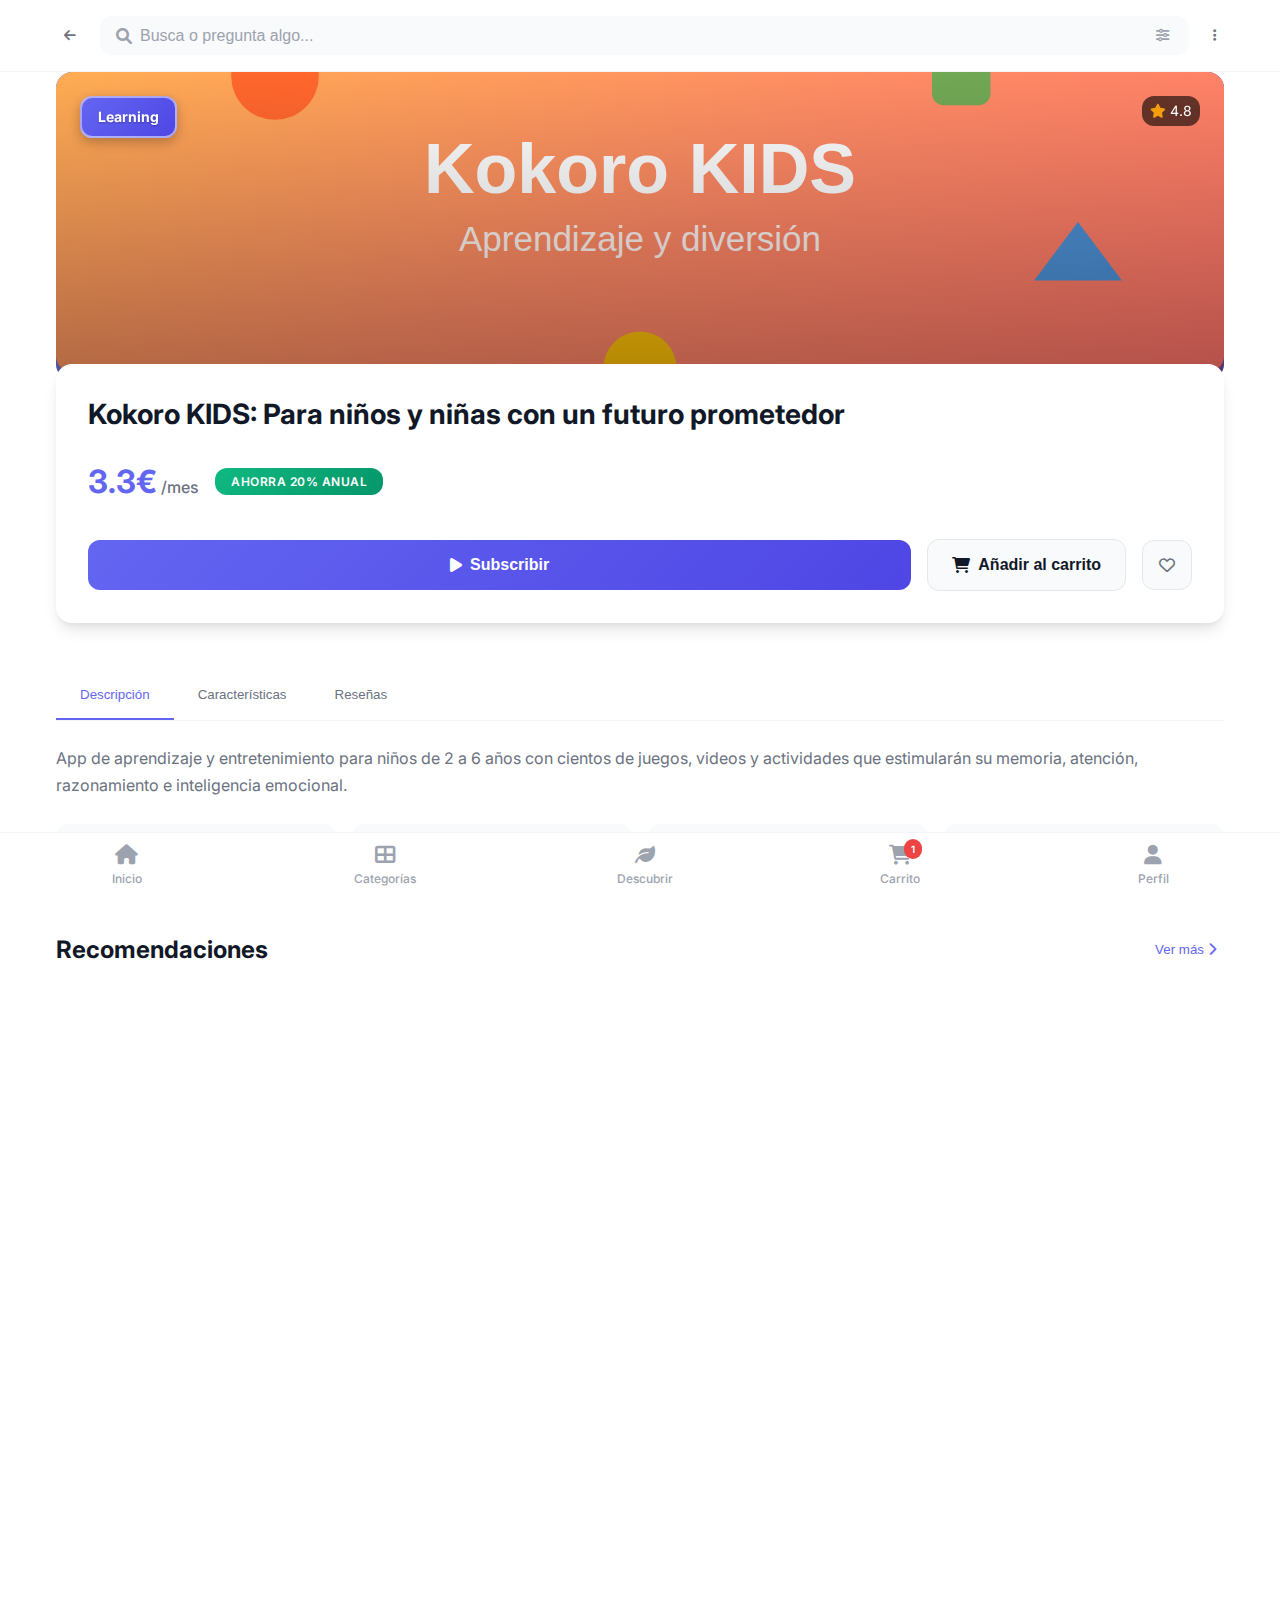
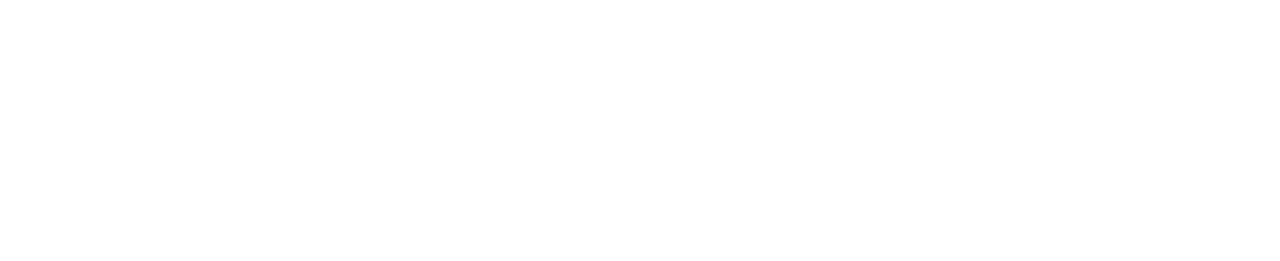
<file: index.html>
<!DOCTYPE html>
<html lang="es">
<head>
    <meta charset="UTF-8">
    <meta name="viewport" content="width=device-width, initial-scale=1.0">
    <title>Kokoro KIDS - Detalles del Contenido</title>
    <link rel="icon" type="image/svg+xml" href="favicon.svg">
    <link rel="stylesheet" href="styles.css">
    <link href="https://fonts.googleapis.com/css2?family=Inter:wght@300;400;500;600;700&display=swap" rel="stylesheet">
    <link rel="stylesheet" href="https://cdnjs.cloudflare.com/ajax/libs/font-awesome/6.0.0/css/all.min.css">
</head>
<body>
    <!-- Header Navigation -->
    <header class="header">
        <div class="container">
            <button class="back-btn" onclick="goBack()">
                <i class="fas fa-arrow-left"></i>
            </button>
            <div class="search-container">
                <i class="fas fa-search search-icon"></i>
                <input type="text" placeholder="Busca o pregunta algo..." class="search-input">
                <button class="filter-btn">
                    <i class="fas fa-sliders-h"></i>
                </button>
            </div>
            <button class="menu-btn">
                <i class="fas fa-ellipsis-v"></i>
            </button>
        </div>
    </header>

    <!-- Main Content -->
    <main class="main-content">
        <div class="container">
            <!-- Hero Section -->
            <section class="hero-section">
                <div class="hero-image-container">
                    <img src="images/kokoro-kids.svg" alt="Kokoro KIDS" class="hero-image">
                    <div class="hero-overlay">
                        <div class="content-badge">
                            <span class="category-tag">Learning</span>
                            <div class="rating">
                                <i class="fas fa-star"></i>
                                <span>4.8</span>
                            </div>
                        </div>
                    </div>
                </div>
                
                <div class="hero-content">
                    <h1 class="content-title">Kokoro KIDS: Para niños y niñas con un futuro prometedor</h1>
                    
                    <div class="pricing-section">
                        <div class="price-container">
                            <span class="price">3.3€</span>
                            <span class="price-period">/mes</span>
                        </div>
                        <div class="savings-badge">
                            <span>Ahorra 20% anual</span>
                        </div>
                    </div>

                    <div class="cta-buttons">
                        <button class="btn-primary subscribe-btn">
                            <i class="fas fa-play"></i>
                            Subscribir
                        </button>
                        <button class="btn-secondary cart-btn">
                            <i class="fas fa-shopping-cart"></i>
                            Añadir al carrito
                        </button>
                        <button class="btn-icon wishlist-btn">
                            <i class="far fa-heart"></i>
                        </button>
                    </div>
                </div>
            </section>

            <!-- Content Details -->
            <section class="content-details">
                <div class="details-tabs">
                    <button class="tab-btn active" data-tab="overview">Descripción</button>
                    <button class="tab-btn" data-tab="features">Características</button>
                    <button class="tab-btn" data-tab="reviews">Reseñas</button>
                </div>

                <div class="tab-content active" id="overview">
                    <div class="description">
                        <p>App de aprendizaje y entretenimiento para niños de 2 a 6 años con cientos de juegos, videos y actividades que estimularán su memoria, atención, razonamiento e inteligencia emocional.</p>
                        
                        <div class="features-grid">
                            <div class="feature-item">
                                <i class="fas fa-brain"></i>
                                <span>Desarrollo cognitivo</span>
                            </div>
                            <div class="feature-item">
                                <i class="fas fa-gamepad"></i>
                                <span>Juegos interactivos</span>
                            </div>
                            <div class="feature-item">
                                <i class="fas fa-video"></i>
                                <span>Videos educativos</span>
                            </div>
                            <div class="feature-item">
                                <i class="fas fa-child"></i>
                                <span>Edad 2-6 años</span>
                            </div>
                        </div>
                    </div>
                </div>

                <div class="tab-content" id="features">
                    <div class="features-list">
                        <div class="feature-detail">
                            <h3>Contenido Educativo</h3>
                            <p>Más de 100 actividades diseñadas por expertos en desarrollo infantil</p>
                        </div>
                        <div class="feature-detail">
                            <h3>Progreso Personalizado</h3>
                            <p>Seguimiento del desarrollo y adaptación al ritmo de cada niño</p>
                        </div>
                        <div class="feature-detail">
                            <h3>Modo Offline</h3>
                            <p>Acceso a contenido descargado sin necesidad de conexión</p>
                        </div>
                    </div>
                </div>

                <div class="tab-content" id="reviews">
                    <div class="reviews-summary">
                        <div class="rating-overview">
                            <span class="rating-score">4.8</span>
                            <div class="stars">
                                <i class="fas fa-star"></i>
                                <i class="fas fa-star"></i>
                                <i class="fas fa-star"></i>
                                <i class="fas fa-star"></i>
                                <i class="fas fa-star"></i>
                            </div>
                            <span class="review-count">1,234 reseñas</span>
                        </div>
                    </div>
                </div>
            </section>

            <!-- Recommendations Section -->
            <section class="recommendations">
                <div class="section-header">
                    <h2>Recomendaciones</h2>
                    <button class="see-more-btn">
                        Ver más
                        <i class="fas fa-chevron-right"></i>
                    </button>
                </div>

                <div class="recommendations-grid">
                    <div class="recommendation-card">
                        <div class="card-image">
                            <img src="images/24symbols.svg" alt="24symbols">
                            <div class="card-overlay">
                                <button class="play-btn">
                                    <i class="fas fa-play"></i>
                                </button>
                            </div>
                        </div>
                        <div class="card-content">
                            <h3>24symbols</h3>
                            <p>Lee cuando quieras, donde quieras y como quieras</p>
                            <div class="card-price">2.99€/mes</div>
                        </div>
                    </div>

                    <div class="recommendation-card">
                        <div class="card-image">
                            <img src="images/kokoro-kids.svg" alt="Kokoro KIDS Premium">
                            <div class="card-overlay">
                                <button class="play-btn">
                                    <i class="fas fa-play"></i>
                                </button>
                            </div>
                        </div>
                        <div class="card-content">
                            <h3>Kokoro KIDS Premium</h3>
                            <p>Para niños y niñas con un futuro prometedor</p>
                            <div class="card-price">5.99€/mes</div>
                        </div>
                    </div>

                    <div class="recommendation-card">
                        <div class="card-image">
                            <img src="images/tv-shows.svg" alt="Televisión Consciente">
                            <div class="card-overlay">
                                <button class="play-btn">
                                    <i class="fas fa-play"></i>
                                </button>
                            </div>
                        </div>
                        <div class="card-content">
                            <h3>Televisión Consciente</h3>
                            <p>Contenidos esenciales para tu bienestar</p>
                            <div class="card-price">4.99€/mes</div>
                        </div>
                    </div>

                    <div class="recommendation-card">
                        <div class="card-image">
                            <img src="images/supergame.svg" alt="Superjuegos">
                            <div class="card-overlay">
                                <button class="play-btn">
                                    <i class="fas fa-play"></i>
                                </button>
                            </div>
                        </div>
                        <div class="card-content">
                            <h3>Superjuegos</h3>
                            <p>Juegos Casual en modo scroll infinito</p>
                            <div class="card-price">1.99€/mes</div>
                        </div>
                    </div>
                </div>
            </section>
        </div>
    </main>

    <!-- Bottom Navigation (Mobile) -->
    <nav class="bottom-nav">
        <a href="#" class="nav-item">
            <i class="fas fa-home"></i>
            <span>Inicio</span>
        </a>
        <a href="#" class="nav-item">
            <i class="fas fa-th-large"></i>
            <span>Categorías</span>
        </a>
        <a href="#" class="nav-item">
            <i class="fas fa-leaf"></i>
            <span>Descubrir</span>
        </a>
        <a href="#" class="nav-item">
            <i class="fas fa-shopping-cart"></i>
            <span>Carrito</span>
            <div class="cart-badge">1</div>
        </a>
        <a href="#" class="nav-item">
            <i class="fas fa-user"></i>
            <span>Perfil</span>
        </a>
    </nav>

    <script src="script.js"></script>
</body>
</html>
</file>
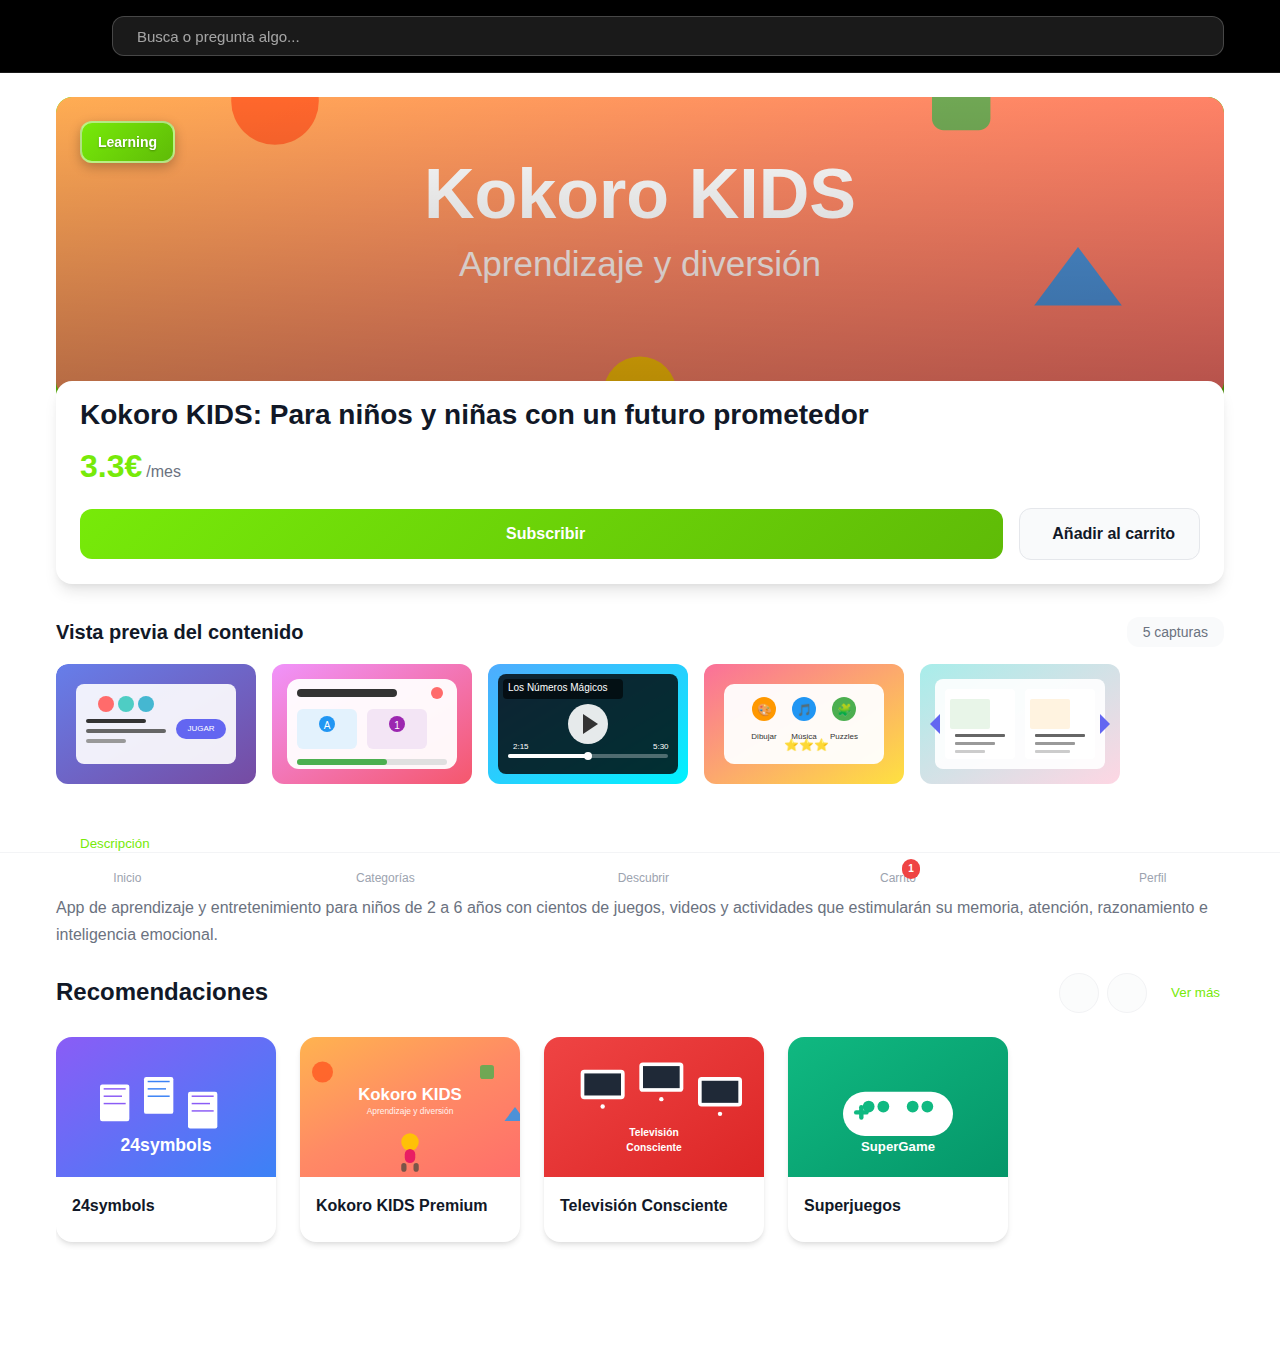
<file: index-standalone.html>
<!DOCTYPE html>
<html lang="es">
<head>
    <meta charset="UTF-8">
    <meta name="viewport" content="width=device-width, initial-scale=1.0">
    <title>Kokoro KIDS - Detalles del Contenido</title>
    <link rel="icon" type="image/svg+xml" href="favicon.svg">
    <link href="https://fonts.googleapis.com/css2?family=Inter:wght@300;400;500;600;700&display=swap" rel="stylesheet">
    <link rel="stylesheet" href="https://cdnjs.cloudflare.com/ajax/libs/font-awesome/6.0.0/css/all.min.css">
    <style>
        :root {
            --primary-color: rgb(119, 234, 9);
            --primary-dark: rgb(95, 187, 7);
            --secondary-color: #f59e0b;
            --success-color: #10b981;
            --error-color: #ef4444;
            --warning-color: #f59e0b;
            --text-primary: #111827;
            --text-secondary: #6b7280;
            --text-muted: #9ca3af;
            --bg-primary: #ffffff;
            --bg-secondary: #f9fafb;
            --bg-tertiary: #f3f4f6;
            --border-color: #e5e7eb;
            --border-light: #f3f4f6;
            --shadow-sm: 0 1px 2px 0 rgba(0, 0, 0, 0.05);
            --shadow-md: 0 4px 6px -1px rgba(0, 0, 0, 0.1), 0 2px 4px -1px rgba(0, 0, 0, 0.06);
            --shadow-lg: 0 10px 15px -3px rgba(0, 0, 0, 0.1), 0 4px 6px -2px rgba(0, 0, 0, 0.05);
            --shadow-xl: 0 20px 25px -5px rgba(0, 0, 0, 0.1), 0 10px 10px -5px rgba(0, 0, 0, 0.04);
            --radius-sm: 4px;
            --radius-md: 8px;
            --radius-lg: 12px;
            --radius-xl: 16px;
            --spacing-xs: 4px;
            --spacing-sm: 8px;
            --spacing-md: 16px;
            --spacing-lg: 24px;
            --spacing-xl: 32px;
            --spacing-2xl: 48px;
        }

        * {
            margin: 0;
            padding: 0;
            box-sizing: border-box;
        }

        body {
            font-family: 'Inter', -apple-system, BlinkMacSystemFont, 'Segoe UI', Roboto, sans-serif;
            line-height: 1.6;
            color: var(--text-primary);
            background-color: var(--bg-primary);
            overflow-x: hidden;
        }

        .container {
            max-width: 1200px;
            margin: 0 auto;
            padding: 0 var(--spacing-md);
        }

        /* Header */
        .header {
            position: sticky;
            top: 0;
            background: #000000;
            backdrop-filter: blur(10px);
            border-bottom: 1px solid rgba(255, 255, 255, 0.1);
            z-index: 100;
            padding: var(--spacing-md) 0;
        }

        .header .container {
            display: flex;
            align-items: center;
            gap: var(--spacing-md);
        }

        .back-btn {
            background: none;
            border: none;
            padding: var(--spacing-sm);
            border-radius: var(--radius-md);
            cursor: pointer;
            transition: all 0.2s ease;
            color: white;
            display: flex;
            align-items: center;
            justify-content: center;
            min-width: 40px;
            height: 40px;
            flex-shrink: 0;
        }

        .back-btn:hover {
            background: rgba(255, 255, 255, 0.1);
        }

        .back-btn i {
            font-size: 16px;
        }

        .search-container {
            flex: 1;
            position: relative;
            display: flex;
            align-items: center;
            background: rgba(255, 255, 255, 0.1);
            border: 1px solid rgba(255, 255, 255, 0.2);
            border-radius: var(--radius-lg);
            padding: var(--spacing-sm) var(--spacing-md);
            transition: all 0.3s ease;
            backdrop-filter: blur(10px);
            height: 40px;
            max-width: 100%;
            min-width: 0;
        }

        .search-container:focus-within {
            background: rgba(255, 255, 255, 0.15);
            border-color: rgba(255, 255, 255, 0.3);
        }

        .search-icon {
            color: rgba(255, 255, 255, 0.7);
            margin-right: var(--spacing-sm);
            font-size: 14px;
            flex-shrink: 0;
        }

        .search-input {
            flex: 1;
            background: none;
            border: none;
            outline: none;
            font-size: 15px;
            color: white;
            font-weight: 400;
            min-width: 0;
        }

        .search-input::placeholder {
            color: rgba(255, 255, 255, 0.6);
        }

        .filter-btn {
            background: none;
            border: none;
            color: rgba(255, 255, 255, 0.7);
            cursor: pointer;
            padding: var(--spacing-xs);
            margin-left: var(--spacing-sm);
            border-radius: var(--radius-sm);
            transition: all 0.2s ease;
            flex-shrink: 0;
            display: flex;
            align-items: center;
            justify-content: center;
            min-width: 28px;
            height: 28px;
        }

        .filter-btn:hover {
            color: white;
            background: rgba(255, 255, 255, 0.1);
        }

        .filter-btn i {
            font-size: 13px;
        }

        /* Main Content */
        .main-content {
            padding-bottom: 80px;
            padding-top: var(--spacing-lg);
        }

        /* Hero Section */
        .hero-section {
            margin-bottom: var(--spacing-xl);
        }

        .hero-image-container {
            position: relative;
            border-radius: var(--radius-xl);
            overflow: hidden;
            margin-bottom: var(--spacing-md);
            background: linear-gradient(135deg, rgb(119, 234, 9) 0%, rgb(95, 187, 7) 100%);
            min-height: 300px;
        }

        .hero-image {
            width: 100%;
            height: 300px;
            object-fit: cover;
            border-radius: var(--radius-xl);
        }

        .hero-overlay {
            position: absolute;
            top: 0;
            left: 0;
            right: 0;
            bottom: 0;
            background: linear-gradient(180deg, transparent 0%, rgba(0,0,0,0.3) 100%);
            display: flex;
            flex-direction: column;
            justify-content: space-between;
            padding: var(--spacing-lg);
        }

        .content-badge {
            display: flex;
            justify-content: space-between;
            align-items: flex-start;
        }

        .category-tag {
            background: linear-gradient(135deg, rgb(119, 234, 9), rgb(95, 187, 7)) !important;
            color: white !important;
            padding: var(--spacing-sm) var(--spacing-md);
            border-radius: var(--radius-lg);
            font-weight: 700;
            font-size: 14px;
            backdrop-filter: blur(10px);
            border: 2px solid rgba(255, 255, 255, 0.5);
            box-shadow: 0 4px 12px rgba(0, 0, 0, 0.25);
            text-shadow: 0 1px 2px rgba(0, 0, 0, 0.3);
        }

        /* Hero Content */
        .hero-content {
            background: var(--bg-primary);
            border-radius: var(--radius-xl);
            padding: var(--spacing-md) var(--spacing-lg) var(--spacing-lg);
            box-shadow: var(--shadow-lg);
            margin-top: -40px;
            position: relative;
            z-index: 10;
        }

        .content-title {
            font-size: 28px;
            font-weight: 700;
            line-height: 1.3;
            margin-bottom: var(--spacing-sm);
            color: var(--text-primary);
        }

        .pricing-section {
            display: flex;
            align-items: center;
            gap: var(--spacing-md);
            margin-bottom: var(--spacing-md);
            flex-wrap: wrap;
        }

        .price-container {
            display: flex;
            align-items: baseline;
            gap: var(--spacing-xs);
        }

        .price {
            font-size: 32px;
            font-weight: 700;
            color: var(--primary-color);
        }

        .price-period {
            font-size: 16px;
            color: var(--text-secondary);
            font-weight: 500;
        }

        /* CTA Buttons */
        .cta-buttons {
            display: flex;
            gap: var(--spacing-md);
            flex-wrap: wrap;
            align-items: center;
        }

        .btn-primary, .btn-secondary, .btn-icon {
            border: none;
            border-radius: var(--radius-lg);
            font-weight: 600;
            cursor: pointer;
            transition: all 0.2s ease;
            display: flex;
            align-items: center;
            gap: var(--spacing-sm);
            font-size: 16px;
        }

        .btn-primary {
            background: linear-gradient(135deg, var(--primary-color), var(--primary-dark));
            color: white;
            padding: var(--spacing-md) var(--spacing-xl);
            flex: 1;
            justify-content: center;
            min-width: 140px;
        }

        .btn-secondary {
            background: var(--bg-secondary);
            color: var(--text-primary);
            padding: var(--spacing-md) var(--spacing-lg);
            border: 1px solid var(--border-color);
        }

        .btn-icon {
            background: var(--bg-secondary);
            color: var(--text-secondary);
            padding: var(--spacing-md);
            border: 1px solid var(--border-color);
            min-width: 48px;
            justify-content: center;
        }

        /* Preview Gallery */
        .preview-gallery {
            margin-bottom: var(--spacing-xl);
        }

        .gallery-header {
            display: flex;
            justify-content: space-between;
            align-items: center;
            margin-bottom: var(--spacing-md);
        }

        .gallery-title {
            font-size: 20px;
            font-weight: 600;
            color: var(--text-primary);
        }

        .gallery-counter {
            background: var(--bg-secondary);
            color: var(--text-secondary);
            padding: var(--spacing-xs) var(--spacing-md);
            border-radius: var(--radius-lg);
            font-size: 14px;
            font-weight: 500;
        }

        .gallery-container {
            position: relative;
            overflow: hidden;
            border-radius: var(--radius-lg);
        }

        .gallery-scroll {
            display: flex;
            gap: var(--spacing-md);
            overflow-x: auto;
            scroll-behavior: smooth;
            padding-bottom: var(--spacing-xs);
            scrollbar-width: none;
            -ms-overflow-style: none;
        }

        .gallery-scroll::-webkit-scrollbar {
            display: none;
        }

        .preview-item {
            position: relative;
            flex-shrink: 0;
            width: 200px;
            height: 120px;
            border-radius: var(--radius-lg);
            overflow: hidden;
            cursor: pointer;
            transition: all 0.3s ease;
            background: var(--bg-secondary);
        }

        .preview-item:hover {
            transform: scale(1.02);
            box-shadow: var(--shadow-lg);
        }

        .preview-item img {
            width: 100%;
            height: 100%;
            object-fit: cover;
        }

        .preview-overlay {
            position: absolute;
            top: 0;
            left: 0;
            right: 0;
            bottom: 0;
            background: rgba(0, 0, 0, 0.4);
            display: flex;
            align-items: center;
            justify-content: center;
            opacity: 0;
            transition: all 0.3s ease;
        }

        .preview-item:hover .preview-overlay {
            opacity: 1;
        }

        .preview-play-btn {
            background: rgba(255, 255, 255, 0.9);
            border: none;
            border-radius: 50%;
            width: 40px;
            height: 40px;
            display: flex;
            align-items: center;
            justify-content: center;
            color: var(--primary-color);
            font-size: 16px;
            cursor: pointer;
            transition: all 0.2s ease;
        }

        .preview-play-btn:hover {
            background: white;
            transform: scale(1.1);
        }

        .preview-caption {
            position: absolute;
            bottom: 0;
            left: 0;
            right: 0;
            background: linear-gradient(transparent, rgba(0, 0, 0, 0.7));
            color: white;
            padding: var(--spacing-md) var(--spacing-sm) var(--spacing-sm);
            font-size: 12px;
            font-weight: 500;
        }

        /* Content Details */
        .content-details {
            margin-bottom: var(--spacing-md);
        }

        .details-tabs {
            display: flex;
            border-bottom: 1px solid var(--border-light);
            margin-bottom: var(--spacing-lg);
            overflow-x: auto;
        }

        .tab-btn {
            background: none;
            border: none;
            padding: var(--spacing-md) var(--spacing-lg);
            cursor: pointer;
            font-weight: 500;
            color: var(--text-secondary);
            border-bottom: 2px solid transparent;
            transition: all 0.2s ease;
            white-space: nowrap;
        }

        .tab-btn.active {
            color: var(--primary-color);
            border-bottom-color: var(--primary-color);
        }

        .tab-content {
            display: none;
        }

        .tab-content.active {
            display: block;
        }

        .description {
            color: var(--text-secondary);
            font-size: 16px;
            line-height: 1.7;
            margin-bottom: var(--spacing-lg);
        }

        /* Recommendations */
        .recommendations {
            margin-bottom: var(--spacing-md);
        }

        .section-header {
            display: flex;
            justify-content: space-between;
            align-items: center;
            margin-bottom: var(--spacing-lg);
        }

        .section-header h2 {
            font-size: 24px;
            font-weight: 700;
            color: var(--text-primary);
        }

        .carousel-controls {
            display: flex;
            gap: var(--spacing-sm);
            align-items: center;
        }

        .carousel-btn {
            background: var(--bg-secondary);
            border: 1px solid var(--border-color);
            border-radius: 50%;
            width: 40px;
            height: 40px;
            display: flex;
            align-items: center;
            justify-content: center;
            cursor: pointer;
            transition: all 0.2s ease;
            color: var(--text-secondary);
        }

        .carousel-btn:hover {
            background: var(--primary-color);
            color: white;
            border-color: var(--primary-color);
        }

        .carousel-btn:disabled {
            opacity: 0.5;
            cursor: not-allowed;
            background: var(--bg-secondary);
            color: var(--text-muted);
        }

        .carousel-btn:disabled:hover {
            background: var(--bg-secondary);
            color: var(--text-muted);
            border-color: var(--border-color);
        }

        .see-more-btn {
            background: none;
            border: none;
            color: var(--primary-color);
            cursor: pointer;
            display: flex;
            align-items: center;
            gap: var(--spacing-xs);
            font-weight: 500;
            margin-left: var(--spacing-md);
        }

        .recommendations-grid {
            display: flex;
            gap: var(--spacing-lg);
            overflow-x: auto;
            scroll-behavior: smooth;
            padding-bottom: var(--spacing-sm);
            scrollbar-width: none;
            -ms-overflow-style: none;
        }

        .recommendations-grid::-webkit-scrollbar {
            display: none;
        }

        .recommendation-card {
            background: var(--bg-primary);
            border-radius: var(--radius-xl);
            overflow: hidden;
            box-shadow: var(--shadow-md);
            transition: all 0.3s ease;
            cursor: pointer;
            flex-shrink: 0;
            width: 220px;
        }

        .recommendation-card:hover {
            transform: translateY(-4px);
            box-shadow: var(--shadow-xl);
        }

        .card-image {
            position: relative;
            height: 140px;
            overflow: hidden;
        }

        .card-image img {
            width: 100%;
            height: 100%;
            object-fit: cover;
        }

        .card-overlay {
            position: absolute;
            top: 0;
            left: 0;
            right: 0;
            bottom: 0;
            background: rgba(0, 0, 0, 0.3);
            display: flex;
            align-items: center;
            justify-content: center;
            opacity: 0;
            transition: all 0.3s ease;
        }

        .recommendation-card:hover .card-overlay {
            opacity: 1;
        }

        .play-btn {
            background: rgba(255, 255, 255, 0.9);
            border: none;
            border-radius: 50%;
            width: 40px;
            height: 40px;
            display: flex;
            align-items: center;
            justify-content: center;
            color: var(--primary-color);
            font-size: 16px;
            cursor: pointer;
        }

        .card-content {
            padding: var(--spacing-md);
        }

        .card-content h3 {
            font-size: 16px;
            font-weight: 600;
            margin-bottom: var(--spacing-sm);
            color: var(--text-primary);
        }

        .card-content p {
            color: var(--text-secondary);
            font-size: 13px;
            line-height: 1.4;
            margin-bottom: var(--spacing-sm);
        }

        .card-price {
            font-weight: 600;
            color: var(--primary-color);
            font-size: 16px;
        }

        /* Bottom Navigation */
        .bottom-nav {
            position: fixed;
            bottom: 0;
            left: 0;
            right: 0;
            background: var(--bg-primary);
            border-top: 1px solid var(--border-light);
            display: flex;
            justify-content: space-around;
            padding: var(--spacing-sm) 0;
            backdrop-filter: blur(10px);
            z-index: 100;
        }

        .nav-item {
            display: flex;
            flex-direction: column;
            align-items: center;
            gap: var(--spacing-xs);
            text-decoration: none;
            color: var(--text-muted);
            font-size: 12px;
            font-weight: 500;
            padding: var(--spacing-xs);
            border-radius: var(--radius-md);
            transition: all 0.2s ease;
            position: relative;
            min-width: 60px;
        }

        .nav-item i {
            font-size: 20px;
        }

        .cart-badge {
            position: absolute;
            top: -2px;
            right: 8px;
            background: var(--error-color);
            color: white;
            font-size: 10px;
            font-weight: 600;
            padding: 2px 6px;
            border-radius: 10px;
            min-width: 18px;
            text-align: center;
        }

        @media (max-width: 768px) {
            .container {
                padding: 0 var(--spacing-sm);
            }
            
            .main-content {
                padding-top: var(--spacing-md);
            }
            
            .header {
                padding: var(--spacing-sm) 0;
            }
            
            .header .container {
                gap: var(--spacing-sm);
            }
            
            .search-container {
                padding: var(--spacing-xs) var(--spacing-sm);
                height: 36px;
                border-radius: var(--radius-md);
            }
            
            .back-btn {
                min-width: 36px;
                height: 36px;
                padding: var(--spacing-xs);
            }
            
            .back-btn i {
                font-size: 15px;
            }
            
            .search-input {
                font-size: 14px;
            }
            
            .search-icon {
                font-size: 13px;
                margin-right: var(--spacing-xs);
            }
            
            .filter-btn {
                min-width: 24px;
                height: 24px;
                padding: var(--spacing-xs);
                margin-left: var(--spacing-xs);
            }
            
            .filter-btn i {
                font-size: 11px;
            }
            
            /* Mobile spacing optimizations */
            .hero-section {
                margin-bottom: var(--spacing-lg);
            }
            
            .hero-image-container {
                margin-bottom: var(--spacing-sm);
            }
            
            .content-title {
                font-size: 24px;
                margin-bottom: 6px;
            }
            
            .pricing-section {
                margin-bottom: var(--spacing-sm);
            }
            
            .hero-content {
                margin-top: -20px;
                padding: var(--spacing-sm) var(--spacing-md) var(--spacing-md);
            }
            
            .content-details {
                margin-bottom: var(--spacing-lg);
            }
            
            /* Mobile gallery optimizations */
            .preview-gallery {
                margin-bottom: var(--spacing-lg);
            }
            
            .gallery-title {
                font-size: 18px;
            }
            
            .gallery-counter {
                font-size: 12px;
                padding: 4px var(--spacing-sm);
            }
            
            .preview-item {
                width: 160px;
                height: 100px;
            }
            
            .gallery-scroll {
                gap: var(--spacing-sm);
            }
            
            .preview-caption {
                font-size: 11px;
                padding: var(--spacing-sm) var(--spacing-xs) var(--spacing-xs);
            }
            
            .preview-play-btn {
                width: 32px;
                height: 32px;
                font-size: 14px;
            }
            
            .cta-buttons {
                flex-direction: column;
                width: 100%;
            }
            .btn-primary, .btn-secondary {
                width: 100%;
                justify-content: center;
            }
            
            /* Mobile carousel optimizations */
            .recommendations-grid {
                gap: var(--spacing-md);
            }
            
            .recommendation-card {
                width: 180px;
            }

            .card-image {
                height: 120px;
            }

            .card-content {
                padding: var(--spacing-sm);
            }

            .card-content h3 {
                font-size: 14px;
                margin-bottom: 6px;
            }

            .card-content p {
                font-size: 12px;
                margin-bottom: 8px;
            }

            .card-price {
                font-size: 14px;
            }
            
            .carousel-controls {
                gap: var(--spacing-xs);
            }
            
            .carousel-btn {
                width: 36px;
                height: 36px;
            }
            
            .see-more-btn {
                font-size: 14px;
                margin-left: var(--spacing-sm);
            }
        }
    </style>
</head>
<body>
    <!-- Header Navigation -->
    <header class="header">
        <div class="container">
            <button class="back-btn">
                <i class="fas fa-arrow-left"></i>
            </button>
            <div class="search-container">
                <i class="fas fa-search search-icon"></i>
                <input type="text" placeholder="Busca o pregunta algo..." class="search-input">
                <button class="filter-btn">
                    <i class="fas fa-sliders-h"></i>
                </button>
            </div>
        </div>
    </header>

    <!-- Main Content -->
    <main class="main-content">
        <div class="container">
            <!-- Hero Section -->
            <section class="hero-section">
                <div class="hero-image-container">
                    <img src="images/kokoro-kids.svg" alt="Kokoro KIDS" class="hero-image">
                    <div class="hero-overlay">
                        <div class="content-badge">
                            <span class="category-tag">Learning</span>
                        </div>
                    </div>
                </div>
                
                <div class="hero-content">
                    <h1 class="content-title">Kokoro KIDS: Para niños y niñas con un futuro prometedor</h1>
                    
                    <div class="pricing-section">
                        <div class="price-container">
                            <span class="price">3.3€</span>
                            <span class="price-period">/mes</span>
                        </div>
                    </div>

                    <div class="cta-buttons">
                        <button class="btn-primary subscribe-btn">
                            <i class="fas fa-play"></i>
                            Subscribir
                        </button>
                        <button class="btn-secondary cart-btn">
                            <i class="fas fa-shopping-cart"></i>
                            Añadir al carrito
                        </button>
                    </div>
                </div>
            </section>

            <!-- Preview Gallery -->
            <section class="preview-gallery">
                <div class="gallery-header">
                    <h2 class="gallery-title">Vista previa del contenido</h2>
                    <span class="gallery-counter">5 capturas</span>
                </div>
                
                <div class="gallery-container">
                    <div class="gallery-scroll">
                        <div class="preview-item">
                            <img src="images/preview-1.svg" alt="Juegos interactivos">
                            <div class="preview-overlay">
                                <button class="preview-play-btn">
                                    <i class="fas fa-play"></i>
                                </button>
                            </div>
                        </div>
                        
                        <div class="preview-item">
                            <img src="images/preview-2.svg" alt="Actividades de aprendizaje">
                            <div class="preview-overlay">
                                <button class="preview-play-btn">
                                    <i class="fas fa-play"></i>
                                </button>
                            </div>
                        </div>
                        
                        <div class="preview-item">
                            <img src="images/preview-3.svg" alt="Videos educativos">
                            <div class="preview-overlay">
                                <button class="preview-play-btn">
                                    <i class="fas fa-play"></i>
                                </button>
                            </div>
                        </div>
                        
                        <div class="preview-item">
                            <img src="images/preview-4.svg" alt="Actividades creativas">
                            <div class="preview-overlay">
                                <button class="preview-play-btn">
                                    <i class="fas fa-play"></i>
                                </button>
                            </div>
                        </div>
                        
                        <div class="preview-item">
                            <img src="images/preview-5.svg" alt="Cuentos interactivos">
                            <div class="preview-overlay">
                                <button class="preview-play-btn">
                                    <i class="fas fa-play"></i>
                                </button>
                            </div>
                        </div>
                    </div>
                </div>
            </section>

            <!-- Content Details -->
            <section class="content-details">
                <div class="details-tabs">
                    <button class="tab-btn active" data-tab="overview">Descripción</button>
                </div>

                <div class="tab-content active" id="overview">
                    <div class="description">
                        <p>App de aprendizaje y entretenimiento para niños de 2 a 6 años con cientos de juegos, videos y actividades que estimularán su memoria, atención, razonamiento e inteligencia emocional.</p>
                    </div>
                </div>
            </section>

            <!-- Recommendations Section -->
            <section class="recommendations">
                <div class="section-header">
                    <h2>Recomendaciones</h2>
                    <div class="carousel-controls">
                        <button class="carousel-btn" id="prevBtn">
                            <i class="fas fa-chevron-left"></i>
                        </button>
                        <button class="carousel-btn" id="nextBtn">
                            <i class="fas fa-chevron-right"></i>
                        </button>
                        <button class="see-more-btn">
                            Ver más
                            <i class="fas fa-chevron-right"></i>
                        </button>
                    </div>
                </div>

                <div class="recommendations-grid" id="recommendationsCarousel">
                    <div class="recommendation-card">
                        <div class="card-image">
                            <img src="images/24symbols.svg" alt="24symbols">
                            <div class="card-overlay">
                                <button class="play-btn">
                                    <i class="fas fa-play"></i>
                                </button>
                            </div>
                        </div>
                        <div class="card-content">
                            <h3>24symbols</h3>
                        </div>
                    </div>

                    <div class="recommendation-card">
                        <div class="card-image">
                            <img src="images/kokoro-kids.svg" alt="Kokoro KIDS Premium">
                            <div class="card-overlay">
                                <button class="play-btn">
                                    <i class="fas fa-play"></i>
                                </button>
                            </div>
                        </div>
                        <div class="card-content">
                            <h3>Kokoro KIDS Premium</h3>
                        </div>
                    </div>

                    <div class="recommendation-card">
                        <div class="card-image">
                            <img src="images/tv-shows.svg" alt="Televisión Consciente">
                            <div class="card-overlay">
                                <button class="play-btn">
                                    <i class="fas fa-play"></i>
                                </button>
                            </div>
                        </div>
                        <div class="card-content">
                            <h3>Televisión Consciente</h3>
                        </div>
                    </div>

                    <div class="recommendation-card">
                        <div class="card-image">
                            <img src="images/supergame.svg" alt="Superjuegos">
                            <div class="card-overlay">
                                <button class="play-btn">
                                    <i class="fas fa-play"></i>
                                </button>
                            </div>
                        </div>
                        <div class="card-content">
                            <h3>Superjuegos</h3>
                        </div>
                    </div>
                </div>
            </section>
        </div>
    </main>

    <!-- Bottom Navigation (Mobile) -->
    <nav class="bottom-nav">
        <a href="#" class="nav-item">
            <i class="fas fa-home"></i>
            <span>Inicio</span>
        </a>
        <a href="#" class="nav-item">
            <i class="fas fa-th-large"></i>
            <span>Categorías</span>
        </a>
        <a href="#" class="nav-item">
            <i class="fas fa-leaf"></i>
            <span>Descubrir</span>
        </a>
        <a href="#" class="nav-item">
            <i class="fas fa-shopping-cart"></i>
            <span>Carrito</span>
            <div class="cart-badge">1</div>
        </a>
        <a href="#" class="nav-item">
            <i class="fas fa-user"></i>
            <span>Perfil</span>
        </a>
    </nav>

    <script>
        // Tab functionality
        document.addEventListener('DOMContentLoaded', function() {
            const tabButtons = document.querySelectorAll('.tab-btn');
            const tabContents = document.querySelectorAll('.tab-content');

            tabButtons.forEach(button => {
                button.addEventListener('click', () => {
                    const targetTab = button.getAttribute('data-tab');
                    
                    // Remove active class from all tabs and contents
                    tabButtons.forEach(btn => btn.classList.remove('active'));
                    tabContents.forEach(content => content.classList.remove('active'));
                    
                    // Add active class to clicked tab and corresponding content
                    button.classList.add('active');
                    document.getElementById(targetTab).classList.add('active');
                });
            });

            // Carousel functionality
            const carousel = document.getElementById('recommendationsCarousel');
            const prevBtn = document.getElementById('prevBtn');
            const nextBtn = document.getElementById('nextBtn');
            
            function getCardWidth() {
                // Check if we're on mobile (screen width < 768px)
                return window.innerWidth < 768 ? 180 : 220;
            }
            
            function getScrollAmount() {
                const cardWidth = getCardWidth();
                const gap = 24; // Gap between cards
                return cardWidth + gap;
            }

            // Check if we can scroll
            function updateButtons() {
                const maxScrollLeft = carousel.scrollWidth - carousel.clientWidth;
                prevBtn.disabled = carousel.scrollLeft <= 0;
                nextBtn.disabled = carousel.scrollLeft >= maxScrollLeft - 5; // Small tolerance
            }

            // Scroll to previous card
            prevBtn.addEventListener('click', () => {
                carousel.scrollBy({
                    left: -getScrollAmount(),
                    behavior: 'smooth'
                });
            });

            // Scroll to next card
            nextBtn.addEventListener('click', () => {
                carousel.scrollBy({
                    left: getScrollAmount(),
                    behavior: 'smooth'
                });
            });

            // Update button states when scrolling
            carousel.addEventListener('scroll', updateButtons);
            
            // Initial button state
            updateButtons();

            // Update buttons on window resize
            window.addEventListener('resize', updateButtons);
        });
    </script>
</body>
</html>
</file>
<file: styles.css>
:root {
    --primary-color: #6366f1;
    --primary-dark: #4f46e5;
    --secondary-color: #f59e0b;
    --success-color: #10b981;
    --error-color: #ef4444;
    --warning-color: #f59e0b;
    --text-primary: #111827;
    --text-secondary: #6b7280;
    --text-muted: #9ca3af;
    --bg-primary: #ffffff;
    --bg-secondary: #f9fafb;
    --bg-tertiary: #f3f4f6;
    --border-color: #e5e7eb;
    --border-light: #f3f4f6;
    --shadow-sm: 0 1px 2px 0 rgba(0, 0, 0, 0.05);
    --shadow-md: 0 4px 6px -1px rgba(0, 0, 0, 0.1), 0 2px 4px -1px rgba(0, 0, 0, 0.06);
    --shadow-lg: 0 10px 15px -3px rgba(0, 0, 0, 0.1), 0 4px 6px -2px rgba(0, 0, 0, 0.05);
    --shadow-xl: 0 20px 25px -5px rgba(0, 0, 0, 0.1), 0 10px 10px -5px rgba(0, 0, 0, 0.04);
    --radius-sm: 4px;
    --radius-md: 8px;
    --radius-lg: 12px;
    --radius-xl: 16px;
    --spacing-xs: 4px;
    --spacing-sm: 8px;
    --spacing-md: 16px;
    --spacing-lg: 24px;
    --spacing-xl: 32px;
    --spacing-2xl: 48px;
}

* {
    margin: 0;
    padding: 0;
    box-sizing: border-box;
}

body {
    font-family: 'Inter', -apple-system, BlinkMacSystemFont, 'Segoe UI', Roboto, sans-serif;
    line-height: 1.6;
    color: var(--text-primary);
    background-color: var(--bg-primary);
    overflow-x: hidden;
}

.container {
    max-width: 1200px;
    margin: 0 auto;
    padding: 0 var(--spacing-md);
}

/* Header */
.header {
    position: sticky;
    top: 0;
    background: var(--bg-primary);
    backdrop-filter: blur(10px);
    border-bottom: 1px solid var(--border-light);
    z-index: 100;
    padding: var(--spacing-md) 0;
}

.header .container {
    display: flex;
    align-items: center;
    gap: var(--spacing-md);
}

.back-btn, .menu-btn {
    background: none;
    border: none;
    padding: var(--spacing-sm);
    border-radius: var(--radius-md);
    cursor: pointer;
    transition: all 0.2s ease;
    color: var(--text-secondary);
}

.back-btn:hover, .menu-btn:hover {
    background-color: var(--bg-secondary);
    color: var(--text-primary);
}

.search-container {
    flex: 1;
    position: relative;
    display: flex;
    align-items: center;
    background: var(--bg-secondary);
    border-radius: var(--radius-lg);
    padding: var(--spacing-sm) var(--spacing-md);
    transition: all 0.2s ease;
}

.search-container:focus-within {
    background: var(--bg-primary);
    box-shadow: var(--shadow-md);
    border: 1px solid var(--primary-color);
}

.search-icon {
    color: var(--text-muted);
    margin-right: var(--spacing-sm);
}

.search-input {
    flex: 1;
    background: none;
    border: none;
    outline: none;
    font-size: 16px;
    color: var(--text-primary);
}

.search-input::placeholder {
    color: var(--text-muted);
}

.filter-btn {
    background: none;
    border: none;
    color: var(--text-muted);
    cursor: pointer;
    padding: var(--spacing-xs);
    margin-left: var(--spacing-sm);
}

/* Main Content */
.main-content {
    padding-bottom: 80px;
}

/* Hero Section */
.hero-section {
    margin-bottom: var(--spacing-2xl);
}

.hero-image-container {
    position: relative;
    border-radius: var(--radius-xl);
    overflow: hidden;
    margin-bottom: var(--spacing-lg);
    background: linear-gradient(135deg, #667eea 0%, #764ba2 100%);
    min-height: 300px;
}

.hero-image {
    width: 100%;
    height: 300px;
    object-fit: cover;
    border-radius: var(--radius-xl);
}

.hero-overlay {
    position: absolute;
    top: 0;
    left: 0;
    right: 0;
    bottom: 0;
    background: linear-gradient(180deg, transparent 0%, rgba(0,0,0,0.3) 100%);
    display: flex;
    flex-direction: column;
    justify-content: space-between;
    padding: var(--spacing-lg);
}

.content-badge {
    display: flex;
    justify-content: space-between;
    align-items: flex-start;
}

.category-tag {
    background: linear-gradient(135deg, #6366f1, #4f46e5) !important;
    color: white !important;
    padding: var(--spacing-sm) var(--spacing-md);
    border-radius: var(--radius-lg);
    font-weight: 700;
    font-size: 14px;
    backdrop-filter: blur(10px);
    border: 2px solid rgba(255, 255, 255, 0.5);
    box-shadow: 0 4px 12px rgba(0, 0, 0, 0.25);
    text-shadow: 0 1px 2px rgba(0, 0, 0, 0.3);
}

.rating {
    background: rgba(0, 0, 0, 0.6);
    color: white;
    padding: var(--spacing-xs) var(--spacing-sm);
    border-radius: var(--radius-lg);
    display: flex;
    align-items: center;
    gap: var(--spacing-xs);
    font-size: 14px;
    backdrop-filter: blur(10px);
}

.rating .fas {
    color: var(--warning-color);
}

/* Hero Content */
.hero-content {
    background: var(--bg-primary);
    border-radius: var(--radius-xl);
    padding: var(--spacing-xl);
    box-shadow: var(--shadow-lg);
    margin-top: -40px;
    position: relative;
    z-index: 10;
}

.content-title {
    font-size: 28px;
    font-weight: 700;
    line-height: 1.3;
    margin-bottom: var(--spacing-lg);
    color: var(--text-primary);
}

.pricing-section {
    display: flex;
    align-items: center;
    gap: var(--spacing-md);
    margin-bottom: var(--spacing-xl);
    flex-wrap: wrap;
}

.price-container {
    display: flex;
    align-items: baseline;
    gap: var(--spacing-xs);
}

.price {
    font-size: 32px;
    font-weight: 700;
    color: var(--primary-color);
}

.price-period {
    font-size: 16px;
    color: var(--text-secondary);
    font-weight: 500;
}

.savings-badge {
    background: linear-gradient(135deg, var(--success-color), #059669);
    color: white;
    padding: var(--spacing-xs) var(--spacing-md);
    border-radius: var(--radius-lg);
    font-size: 12px;
    font-weight: 600;
    text-transform: uppercase;
    letter-spacing: 0.5px;
}

/* CTA Buttons */
.cta-buttons {
    display: flex;
    gap: var(--spacing-md);
    flex-wrap: wrap;
    align-items: center;
}

.btn-primary, .btn-secondary, .btn-icon {
    border: none;
    border-radius: var(--radius-lg);
    font-weight: 600;
    cursor: pointer;
    transition: all 0.2s ease;
    display: flex;
    align-items: center;
    gap: var(--spacing-sm);
    font-size: 16px;
}

.btn-primary {
    background: linear-gradient(135deg, var(--primary-color), var(--primary-dark));
    color: white;
    padding: var(--spacing-md) var(--spacing-xl);
    flex: 1;
    justify-content: center;
    min-width: 140px;
}

.btn-primary:hover {
    transform: translateY(-2px);
    box-shadow: var(--shadow-lg);
}

.btn-secondary {
    background: var(--bg-secondary);
    color: var(--text-primary);
    padding: var(--spacing-md) var(--spacing-lg);
    border: 1px solid var(--border-color);
}

.btn-secondary:hover {
    background: var(--bg-tertiary);
    border-color: var(--text-secondary);
}

.btn-icon {
    background: var(--bg-secondary);
    color: var(--text-secondary);
    padding: var(--spacing-md);
    border: 1px solid var(--border-color);
    min-width: 48px;
    justify-content: center;
}

.btn-icon:hover {
    background: var(--primary-color);
    color: white;
    border-color: var(--primary-color);
}

/* Content Details */
.content-details {
    margin-bottom: var(--spacing-2xl);
}

.details-tabs {
    display: flex;
    border-bottom: 1px solid var(--border-light);
    margin-bottom: var(--spacing-lg);
    overflow-x: auto;
}

.tab-btn {
    background: none;
    border: none;
    padding: var(--spacing-md) var(--spacing-lg);
    cursor: pointer;
    font-weight: 500;
    color: var(--text-secondary);
    border-bottom: 2px solid transparent;
    transition: all 0.2s ease;
    white-space: nowrap;
}

.tab-btn.active {
    color: var(--primary-color);
    border-bottom-color: var(--primary-color);
}

.tab-btn:hover {
    color: var(--text-primary);
}

.tab-content {
    display: none;
}

.tab-content.active {
    display: block;
}

.description {
    color: var(--text-secondary);
    font-size: 16px;
    line-height: 1.7;
    margin-bottom: var(--spacing-lg);
}

.features-grid {
    display: grid;
    grid-template-columns: repeat(auto-fit, minmax(200px, 1fr));
    gap: var(--spacing-md);
    margin-top: var(--spacing-lg);
}

.feature-item {
    display: flex;
    align-items: center;
    gap: var(--spacing-sm);
    padding: var(--spacing-md);
    background: var(--bg-secondary);
    border-radius: var(--radius-lg);
    transition: all 0.2s ease;
}

.feature-item:hover {
    background: var(--bg-tertiary);
    transform: translateY(-2px);
}

.feature-item i {
    color: var(--primary-color);
    font-size: 20px;
}

.feature-item span {
    font-weight: 500;
    color: var(--text-primary);
}

.features-list {
    display: flex;
    flex-direction: column;
    gap: var(--spacing-lg);
}

.feature-detail {
    padding: var(--spacing-lg);
    background: var(--bg-secondary);
    border-radius: var(--radius-lg);
    border-left: 4px solid var(--primary-color);
}

.feature-detail h3 {
    color: var(--text-primary);
    margin-bottom: var(--spacing-sm);
    font-weight: 600;
}

.feature-detail p {
    color: var(--text-secondary);
    line-height: 1.6;
}

.reviews-summary {
    text-align: center;
    padding: var(--spacing-xl);
}

.rating-overview {
    display: flex;
    flex-direction: column;
    align-items: center;
    gap: var(--spacing-sm);
}

.rating-score {
    font-size: 48px;
    font-weight: 700;
    color: var(--primary-color);
}

.stars {
    display: flex;
    gap: var(--spacing-xs);
    color: var(--warning-color);
    font-size: 20px;
}

.review-count {
    color: var(--text-secondary);
    font-size: 14px;
}

/* Recommendations */
.recommendations {
    margin-bottom: var(--spacing-2xl);
}

.section-header {
    display: flex;
    justify-content: space-between;
    align-items: center;
    margin-bottom: var(--spacing-lg);
}

.section-header h2 {
    font-size: 24px;
    font-weight: 700;
    color: var(--text-primary);
}

.see-more-btn {
    background: none;
    border: none;
    color: var(--primary-color);
    cursor: pointer;
    display: flex;
    align-items: center;
    gap: var(--spacing-xs);
    font-weight: 500;
    padding: var(--spacing-sm);
    border-radius: var(--radius-md);
    transition: all 0.2s ease;
}

.see-more-btn:hover {
    background: var(--bg-secondary);
}

.recommendations-grid {
    display: grid;
    grid-template-columns: repeat(auto-fit, minmax(280px, 1fr));
    gap: var(--spacing-lg);
}

.recommendation-card {
    background: var(--bg-primary);
    border-radius: var(--radius-xl);
    overflow: hidden;
    box-shadow: var(--shadow-md);
    transition: all 0.3s ease;
    cursor: pointer;
}

.recommendation-card:hover {
    transform: translateY(-4px);
    box-shadow: var(--shadow-xl);
}

.card-image {
    position: relative;
    height: 200px;
    overflow: hidden;
}

.card-image img {
    width: 100%;
    height: 100%;
    object-fit: cover;
    transition: all 0.3s ease;
}

.recommendation-card:hover .card-image img {
    transform: scale(1.05);
}

.card-overlay {
    position: absolute;
    top: 0;
    left: 0;
    right: 0;
    bottom: 0;
    background: rgba(0, 0, 0, 0.3);
    display: flex;
    align-items: center;
    justify-content: center;
    opacity: 0;
    transition: all 0.3s ease;
}

.recommendation-card:hover .card-overlay {
    opacity: 1;
}

.play-btn {
    background: rgba(255, 255, 255, 0.9);
    border: none;
    border-radius: 50%;
    width: 50px;
    height: 50px;
    display: flex;
    align-items: center;
    justify-content: center;
    color: var(--primary-color);
    font-size: 18px;
    cursor: pointer;
    transition: all 0.2s ease;
    backdrop-filter: blur(10px);
}

.play-btn:hover {
    background: white;
    transform: scale(1.1);
}

.card-content {
    padding: var(--spacing-lg);
}

.card-content h3 {
    font-size: 18px;
    font-weight: 600;
    margin-bottom: var(--spacing-sm);
    color: var(--text-primary);
}

.card-content p {
    color: var(--text-secondary);
    font-size: 14px;
    line-height: 1.5;
    margin-bottom: var(--spacing-md);
    display: -webkit-box;
    -webkit-line-clamp: 2;
    line-clamp: 2;
    -webkit-box-orient: vertical;
    overflow: hidden;
}

.card-price {
    font-weight: 600;
    color: var(--primary-color);
    font-size: 16px;
}

/* Bottom Navigation */
.bottom-nav {
    position: fixed;
    bottom: 0;
    left: 0;
    right: 0;
    background: var(--bg-primary);
    border-top: 1px solid var(--border-light);
    display: flex;
    justify-content: space-around;
    padding: var(--spacing-sm) 0;
    backdrop-filter: blur(10px);
    z-index: 100;
}

.nav-item {
    display: flex;
    flex-direction: column;
    align-items: center;
    gap: var(--spacing-xs);
    text-decoration: none;
    color: var(--text-muted);
    font-size: 12px;
    font-weight: 500;
    padding: var(--spacing-xs);
    border-radius: var(--radius-md);
    transition: all 0.2s ease;
    position: relative;
    min-width: 60px;
}

.nav-item:hover {
    color: var(--primary-color);
    background: var(--bg-secondary);
}

.nav-item i {
    font-size: 20px;
}

.cart-badge {
    position: absolute;
    top: -2px;
    right: 8px;
    background: var(--error-color);
    color: white;
    font-size: 10px;
    font-weight: 600;
    padding: 2px 6px;
    border-radius: 10px;
    min-width: 18px;
    text-align: center;
}

/* Responsive Design */
@media (max-width: 768px) {
    .container {
        padding: 0 var(--spacing-sm);
    }

    .hero-content {
        margin-top: -20px;
        padding: var(--spacing-lg);
    }

    .content-title {
        font-size: 24px;
    }

    .pricing-section {
        flex-direction: column;
        align-items: flex-start;
        gap: var(--spacing-sm);
    }

    .cta-buttons {
        flex-direction: column;
        width: 100%;
    }

    .btn-primary, .btn-secondary {
        width: 100%;
        justify-content: center;
    }

    .features-grid {
        grid-template-columns: 1fr;
    }

    .recommendations-grid {
        grid-template-columns: 1fr;
    }

    .details-tabs {
        gap: 0;
    }

    .tab-btn {
        flex: 1;
        text-align: center;
    }
}

@media (max-width: 480px) {
    .header .container {
        padding: 0 var(--spacing-sm);
        gap: var(--spacing-sm);
    }

    .search-container {
        padding: var(--spacing-xs) var(--spacing-sm);
    }

    .hero-image {
        height: 250px;
    }

    .hero-content {
        padding: var(--spacing-md);
    }

    .content-title {
        font-size: 20px;
    }

    .price {
        font-size: 28px;
    }

    .recommendations-grid {
        gap: var(--spacing-md);
    }

    .recommendation-card {
        margin: 0 var(--spacing-xs);
    }
}

/* Dark mode support */
@media (prefers-color-scheme: dark) {
    :root {
        --text-primary: #f9fafb;
        --text-secondary: #d1d5db;
        --text-muted: #9ca3af;
        --bg-primary: #111827;
        --bg-secondary: #1f2937;
        --bg-tertiary: #374151;
        --border-color: #374151;
        --border-light: #1f2937;
    }

    .search-container {
        background: var(--bg-tertiary);
    }

    .search-container:focus-within {
        background: var(--bg-secondary);
    }
}

/* Animations */
@keyframes fadeInUp {
    from {
        opacity: 0;
        transform: translateY(20px);
    }
    to {
        opacity: 1;
        transform: translateY(0);
    }
}

.hero-content {
    animation: fadeInUp 0.6s ease;
}

.recommendation-card {
    animation: fadeInUp 0.6s ease;
}

.recommendation-card:nth-child(2) {
    animation-delay: 0.1s;
}

.recommendation-card:nth-child(3) {
    animation-delay: 0.2s;
}

.recommendation-card:nth-child(4) {
    animation-delay: 0.3s;
}

/* Focus states for accessibility */
button:focus,
input:focus,
.nav-item:focus {
    outline: 2px solid var(--primary-color);
    outline-offset: 2px;
}

/* Loading states */
.loading {
    opacity: 0.6;
    pointer-events: none;
}

.skeleton {
    background: linear-gradient(90deg, #f0f0f0 25%, #e0e0e0 50%, #f0f0f0 75%);
    background-size: 200% 100%;
    animation: loading 1.5s infinite;
}

@keyframes loading {
    0% {
        background-position: 200% 0;
    }
    100% {
        background-position: -200% 0;
    }
}
</file>
